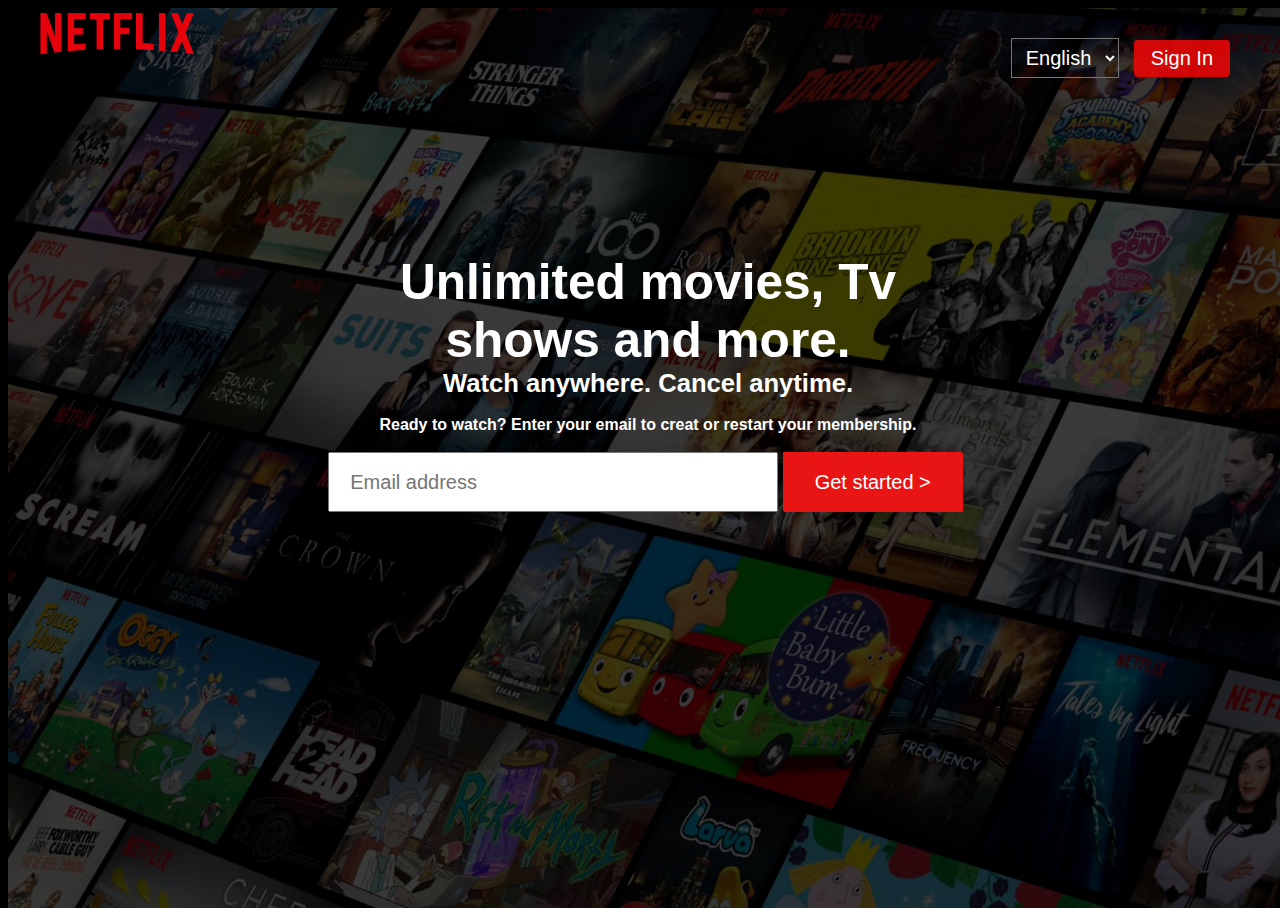
<file: index.html>
<!DOCTYPE html>
<html lang="en">
<head>
        <meta charset="UTF-8">
        <meta http-equiv="X-UA-compatible" contant ="IE-edge">
        <meta name="viewport" content="width=device-width, initial-scale=1.0">
        <link rel="stylesheet" href="style.css">
        <title>Netflix India - Watch TV Shows Online, Watch Movies Online</title>
</head>
<body>
          <div class="container">
                <nav class="navbar">
                    <div class="left">
                        <div class="Logonetflixpic"><img src ="Logonetflix.png" alt="sai dinesh">
                     </div>
                     <div class="right">
                             <select name="language"  class="language">
                                    <option value="English">English</option>
                                    <option value="Hindi">Hindi</option>
                             </select>
                            <button><a href="#">Sign In</a></button>
                      </div>
                </nav>
                <div class="title">
                      <div class="content">
                             <h1>Unlimited movies, Tv shows and more.</h1>
                             <h2>Watch anywhere. Cancel anytime.</h2>
                             <form action="#">
                                     <h3>Ready to watch? Enter your email to creat or restart your membership.</h3>
                                     <div class="email">
                                             <input type="email" name="email" placeholder="Email address">
                                             <button><a href ="#">Get started ></a></button>
                                     </div>
                             </form>
                      </div>
                </div>
          </div>
</body>
</html>
</file>
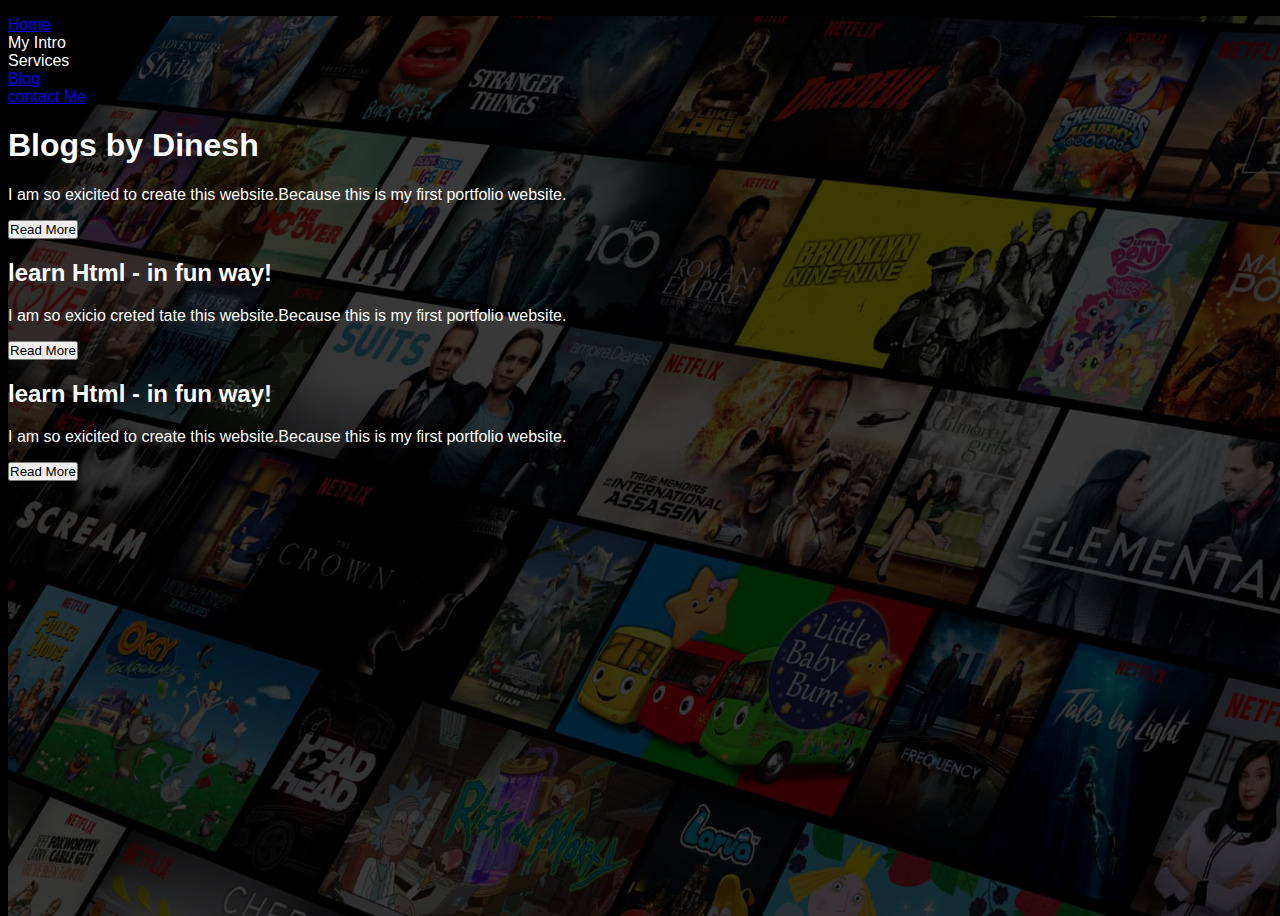
<file: blog.html>
<!DOCTYPE  html>
<html  lang=" en">
  <head>
           <meta charset=" UTF - 8">
           <meta http - equiv="X-UA - compatible"  content="IE - edge">
           <meta name="viewport"  content="width - device - width, initial - scale=1.0">
           <title>Sai Dinesh - web developer, programmer,</title>
           <link rel="stylesheet" href="style.css">  
  </head>  
  <body>
           <div class="container">
               <div class="sidebar">
                    <nav>
                             <ul>
                                  <li><a href="/">Home</a></li>
                                  <li><a href ="/  intro.html"></a> My Intro</li>
                                  <li><a href ="/services.html"></a>Services</li>
                                  <li><a href ="/blog.html">Blog</a></li>
                                  <li><a href ="/contact.html"> contact Me</a></li>
                             </ul>
                    </nav>
               </div>   
               <div class="main">
                       <div class="blogContainer">
                         <h1>Blogs by Dinesh </h1>
                                <div class="blogitem">   
                                       <p>I am so exicited to create this website.Because this is my first portfolio website.</p>
                                       <button class="btn btn-sm">Read More</button>
                              </div>         
                        </div>
                        <div class="blogitem">
                               <h2>learn Html - in fun way!</h2>
                               <p>I am so exicio creted tate this website.Because this is my first portfolio website.</p>
                               <button class="btn btn-sm">Read More</button>
                         </div>
                         <div class="blogitem">                                       
                              <h2>learn Html - in fun way!</h2>
                               <p>I am so exicited to create this website.Because this is my first portfolio website.</p>
                               <button class="btn btn-sm">Read More</button>
                         </div>                      
                 </div>
         </div>
</div>         
 </body>
</html>
</file>
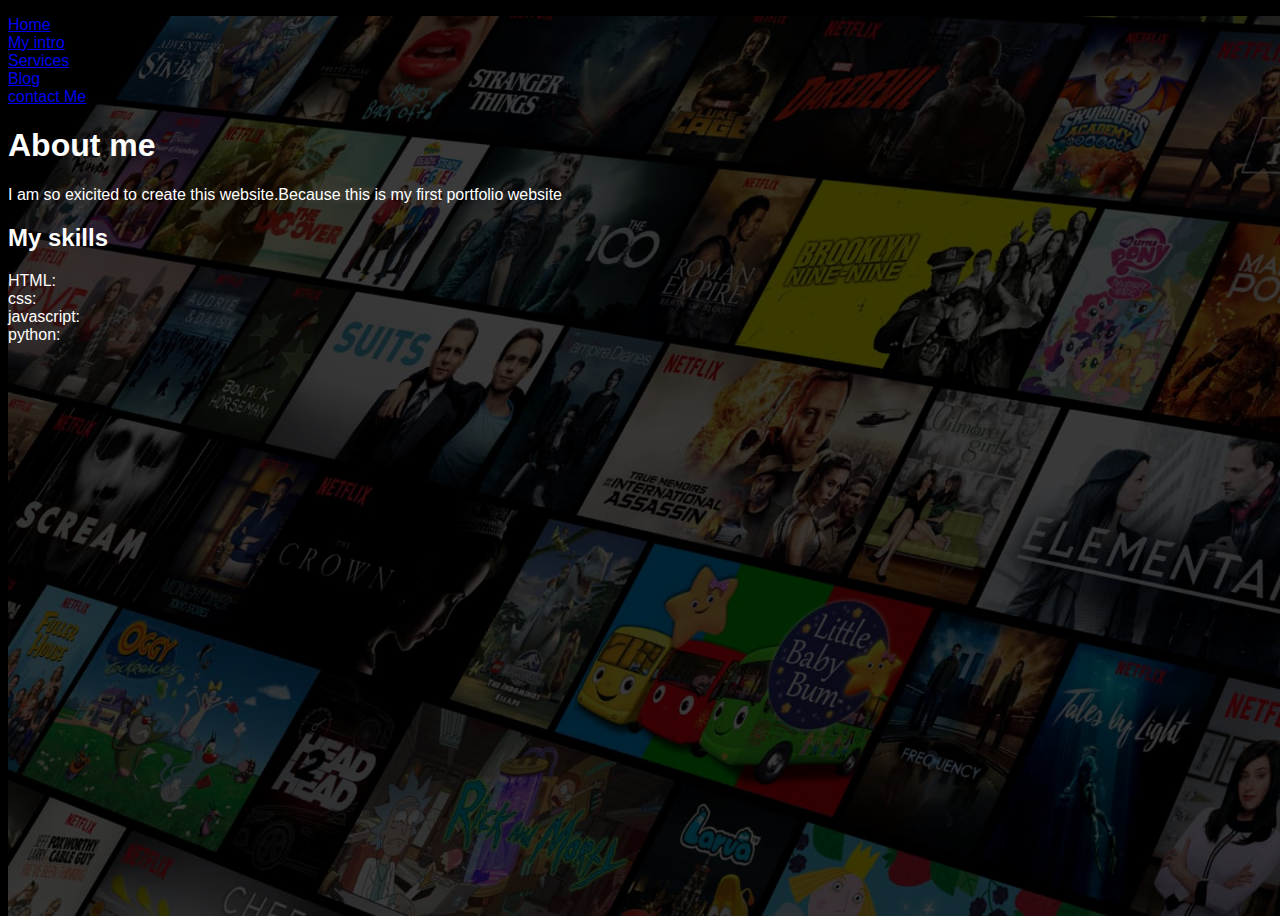
<file: intro.html>
<!DOCTYPE  html>
<html  lang=" en">
  <head>
           <meta charset=" UTF - 8">
           <meta http - equiv="X-UA - compatible"  content="IE - edge">
           <meta name="viewport"  content="width - device - width, initial - scale=1.0">
           <title>Sai Dinesh - web developer, programmer,</title>
           <link rel="stylesheet" href="style.css">  
  </head>  
  <body>
         <div class="container">
                  <div class="sidebar">
                    <nav>
                             <ul>
                                  <li><a href="/">Home</a></li>
                                  <li><a href ="/intro.html">My intro</a></li>
                                  <li><a href ="/services.html">Services</a></li>
                                  <li><a href ="/blog.html">Blog</a></li>
                                  <li><a href ="/contact.html"> contact Me</a></li>
                             </ul>
                    </nav>
                </div>
                <div class="main">
                  <div class="intro">                      
                          <h1>About me</h1>
                            <p>I am so exicited to create this website.Because this is my first portfolio website</p>
                           <h2>My skills</h2>
                          <div class="skilcontainer">
                              <div class-="skillitem"> HTML: <div class="skill t5"></div></div>
                              <div class-="skillitem"> css: <div class="skill"></div></div>
                              <div class-="skillitem">  javascript: <div class="skill t5"></div></div>
                              <div class-="skillitem"> python: <div class="skill t5"></div></div>
                            </div>
                              <!-- TODO: create a gallery for my projects  -->
                   </div>
            </div>
      </div>         
 </body>
 </html>
</file>
<file: style.css>
*{
     padding: 0;
     margin: o;
     box-sizing: border-box;
}
body{
      width: 100%;
      height: 100%;
      color: white;
      background: black;
      font-family: 'Helventice Neue',Arial, Helvetica, sans-serif;
}
.container::before{
    content:  "";
    background: url(netflix-image.jpg) no-repeat center center/cover;
    position: absolute;
    height: 100%;
    width: 100%;
    opacity: 0.3;
    z-index: -1;
}
.container .navbar{
        height:100px;
        display: flex;
}
.container .navbar .left{
        height: 100%;
        display: flex;
        float: left;
}
.container .navbar .left img{
    height: 50px;
    position:absolute ;
    left: 35px;
}
.container .navbar .right{
    display: flex;
    height: 100px;
    float: right;
    position:absolute;
    right: 50px;
}
.container .navbar .right .language{
    margin: auto;
    align-items: center;
    justify-content: center;
    font-size: 20px;
    padding: 7px 10px;
    color: white;
    background: none;
    cursor: pointer;
    margin-right: 15px;
}
.container .navbar .right .language option{
    background-color: grey;
}
.container .navbar .right button{
      margin: auto;
      align-items: center;
      justify-content: center;
      font-size: 20px;
      font-weight: 400;
      padding: 7px 17px;
      background: #ef0606dd;
      cursor: pointer;
      outline: none;
      border-radius: 4px;
      border: none;
}
.container .navbar .right button a{
      text-decoration: none;
      color: white;
}
 .container .title{
     padding: 70px 45px;
 }
 .container .title .content{
      width: 950px;
      margin: auto;
      padding: 75px 0;
      text-align: center;
 }
 .container .title .content h1{
      width: 650px;
      margin: auto;
      font-size: 3.1rem;
      text-align: center;
 }
 .container .title .content h2{
    width: 650px;
      margin: auto;
      font-size: 1.6rem;
      text-align: center;
 }
 .container .title .content form h3{
      font-size: 1rem;
      margin: 18px 0;
      text-align: center;
 }
 .container .title .content form .email{
       width: px;
       margin: auto;
 }
 .container .title .content form .email input{
      height: 60px;
      width: 450px;
      margin: auto;
      padding: 20px;
      font-size: 20px;
      outline: none;
 }
 .container .title .content form .email button{
       margin: auto;
       height: 60px;
       width: 180px;
       align-items: center;
       justify-content: center;
       font-size: 20px;
       padding: 7px 17px;
       background: #e91515;
       cursor:pointer;
       outline: none;
       border-top-right-radius: 2px;
       border-bottom-left-radius: 2px;
       border: none;
       margin-right: 5px;
 }
 .container .title .content form .email button:hover{
    background-color: #e91515;
 }
 .container .title .content form .email button a{
       text-decoration: none;
       color: white;
 }
</file>
